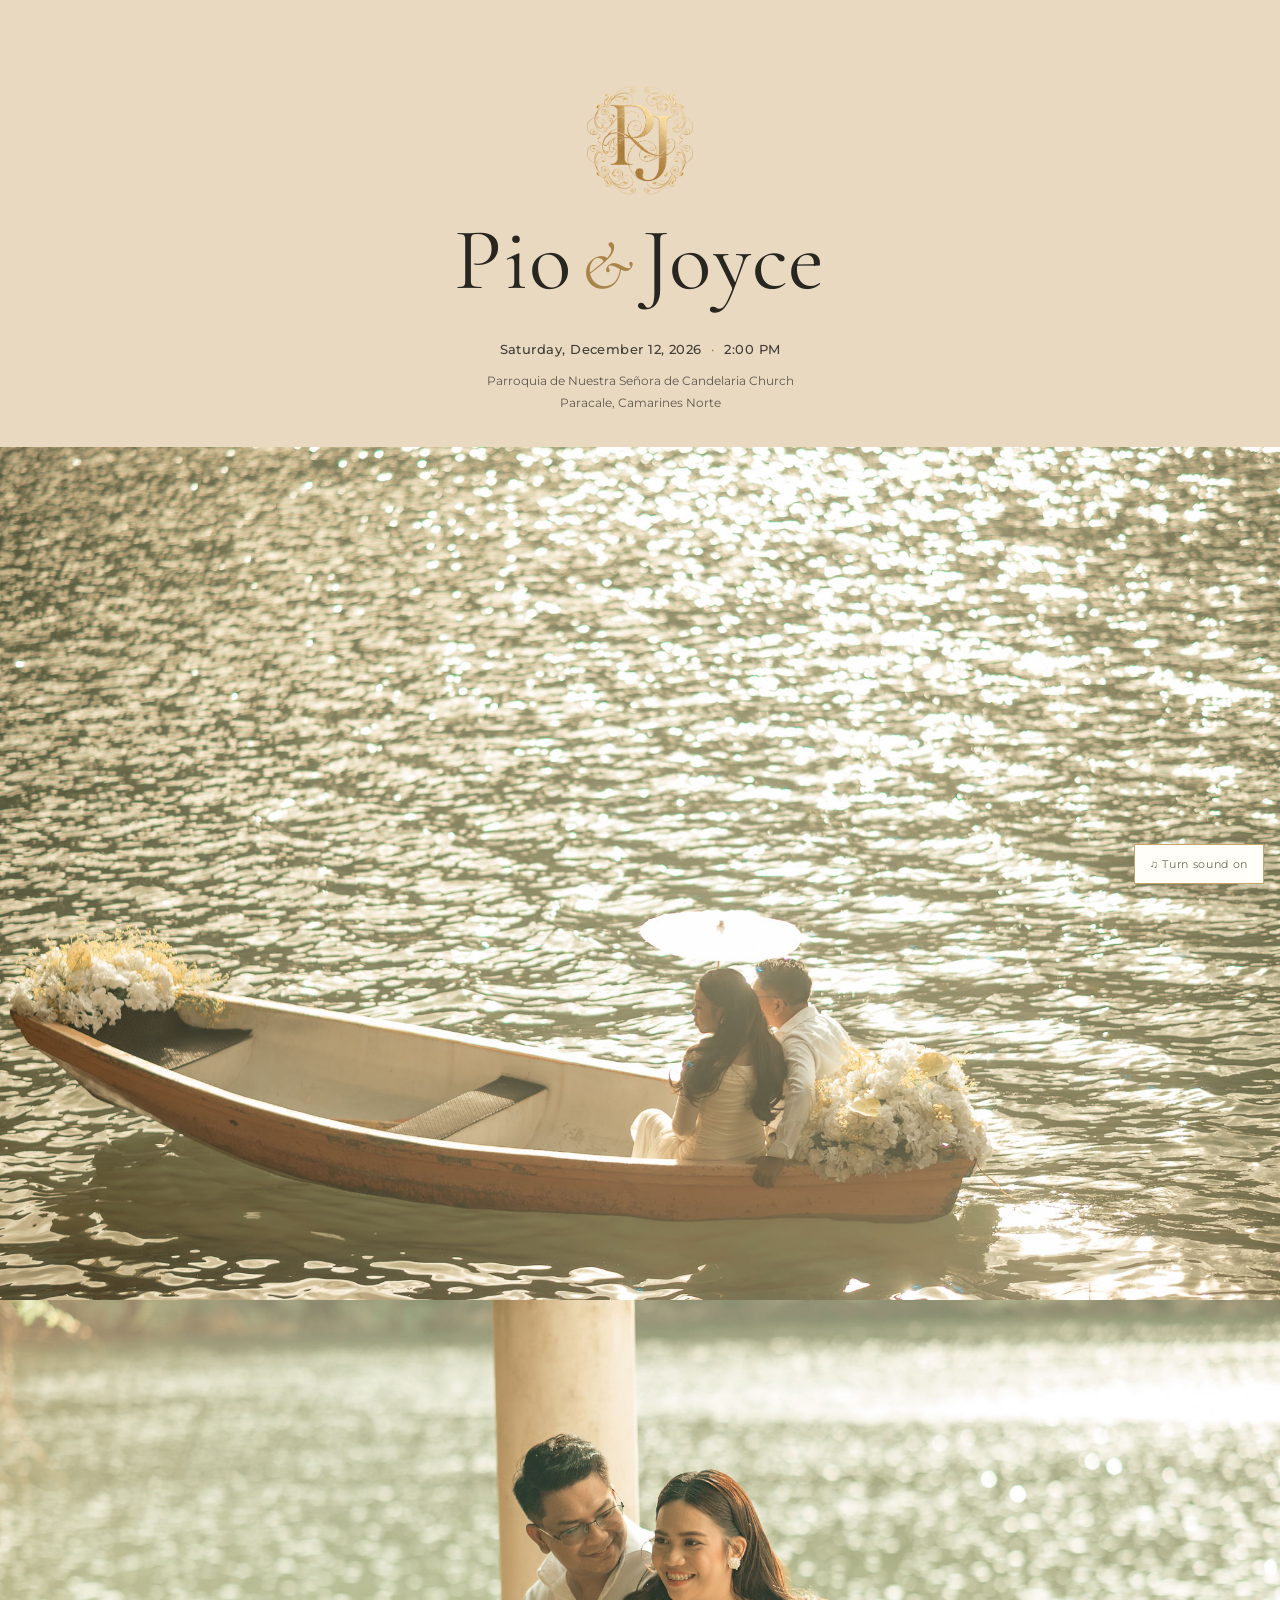
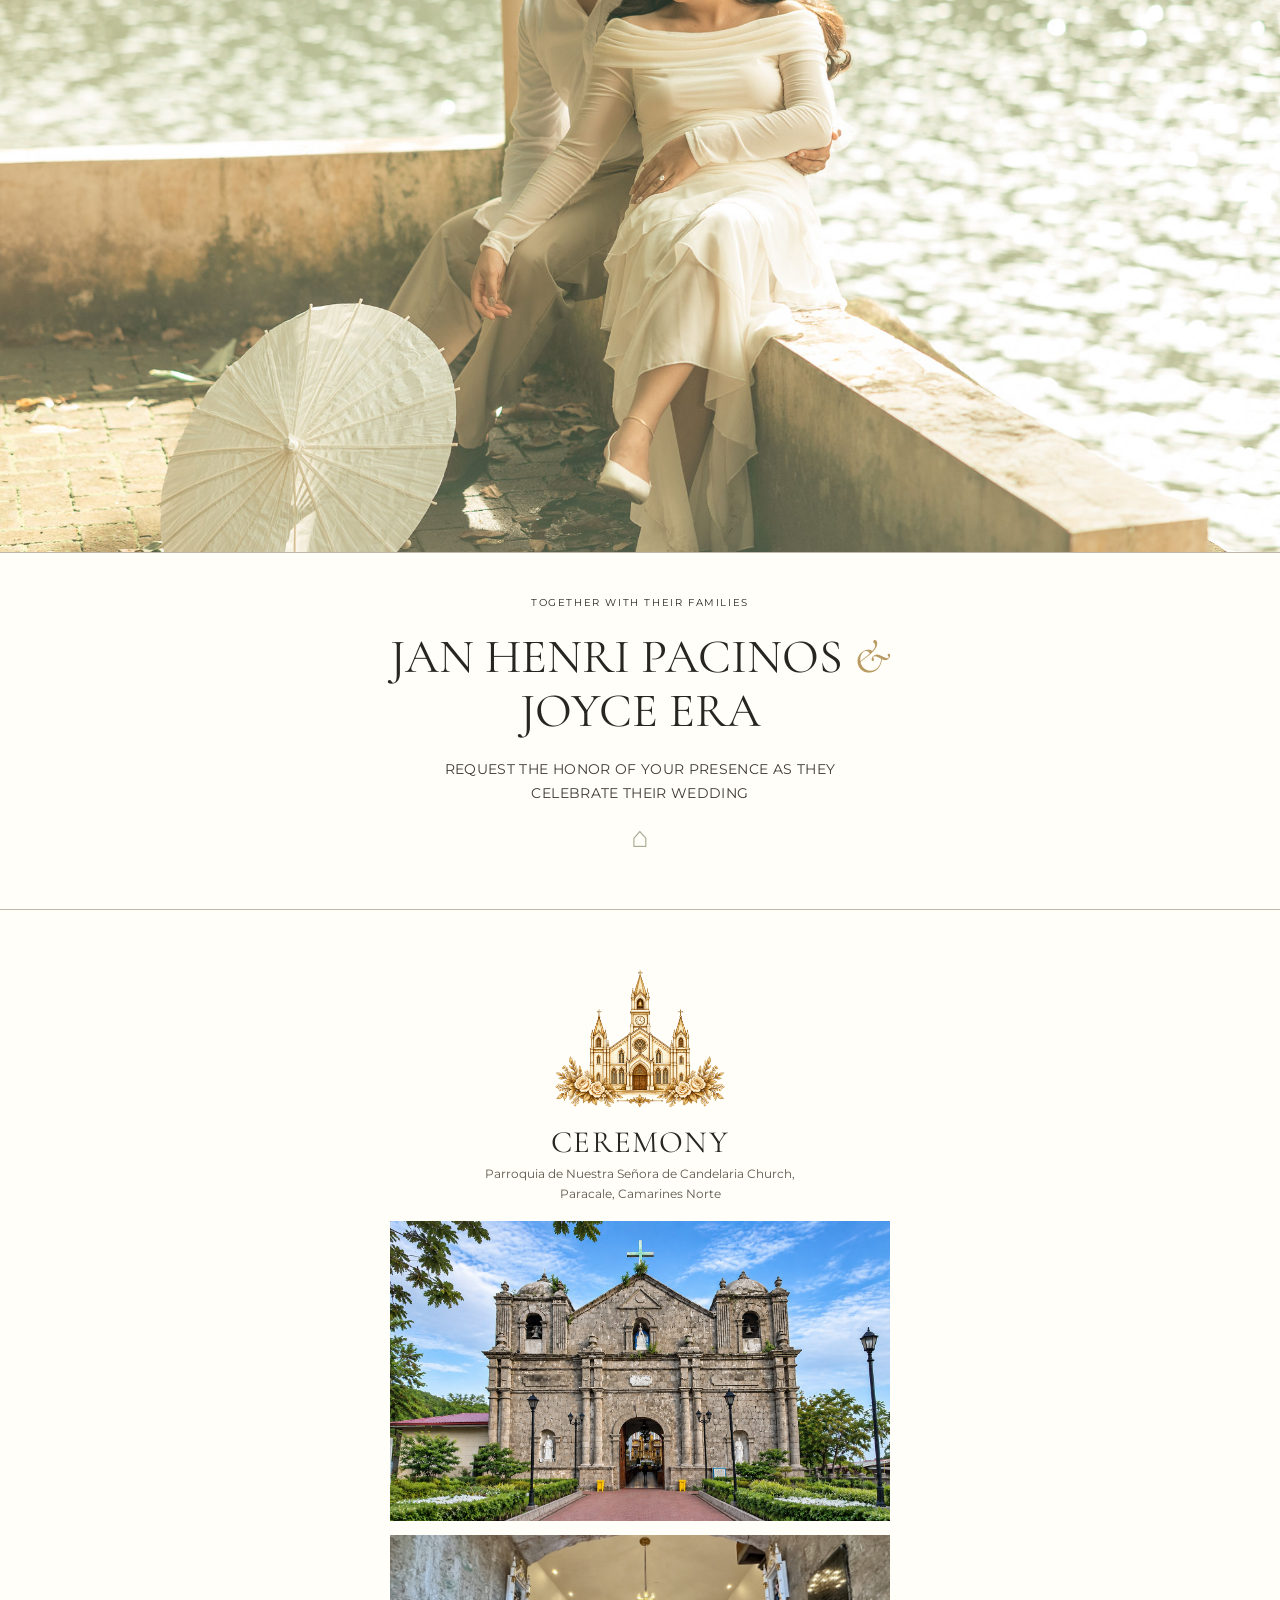
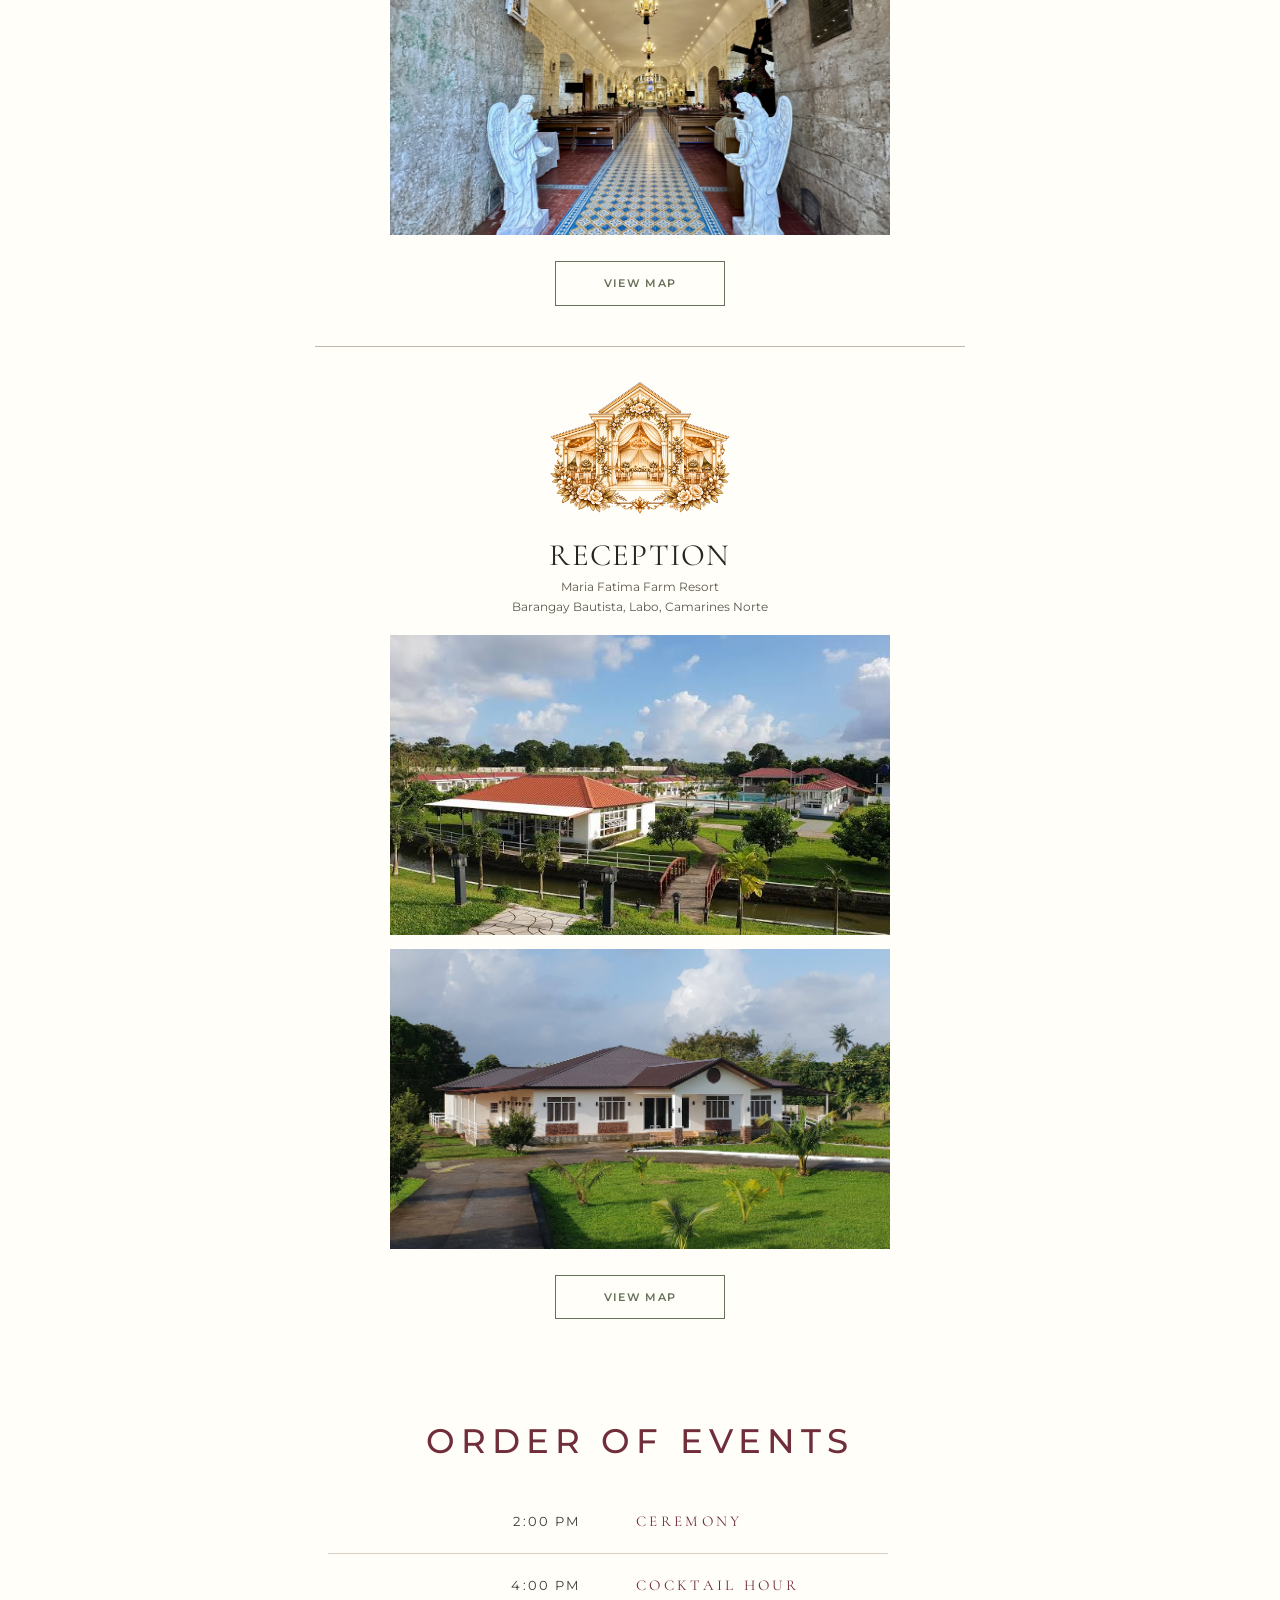
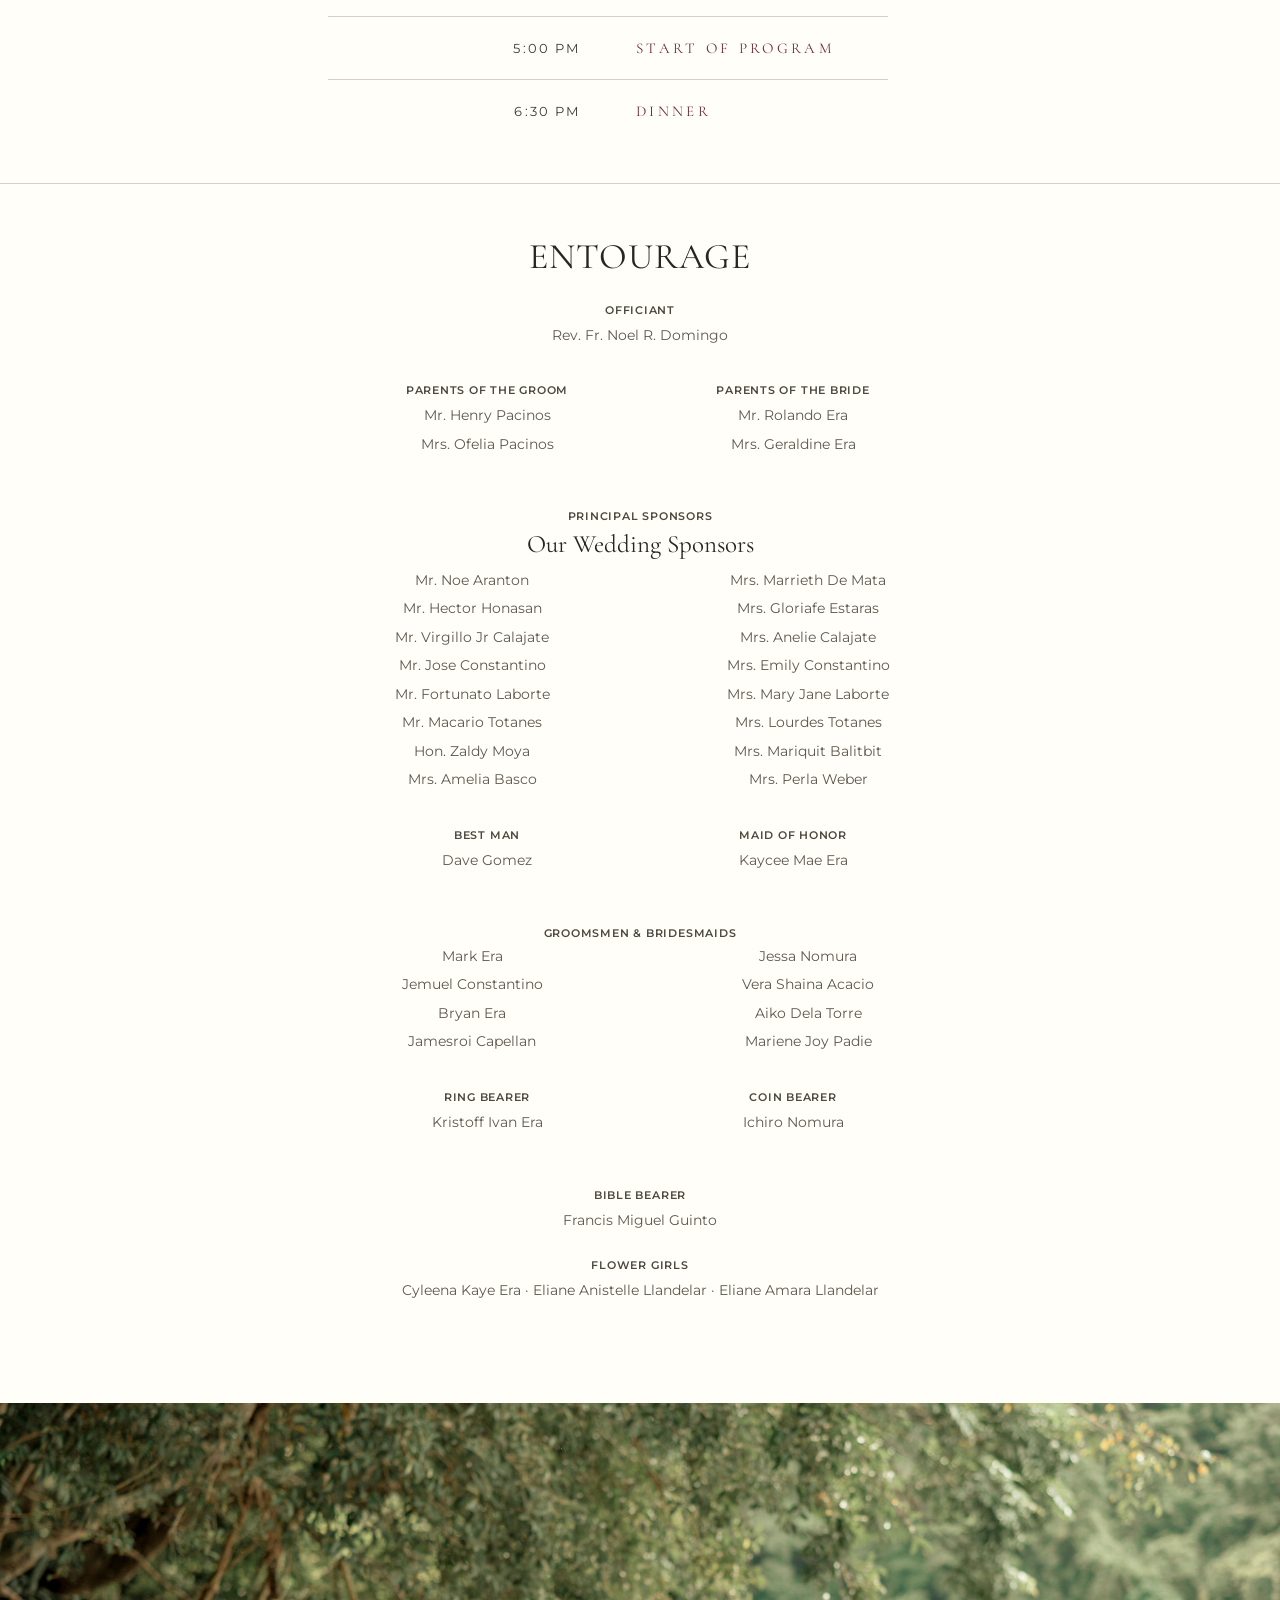
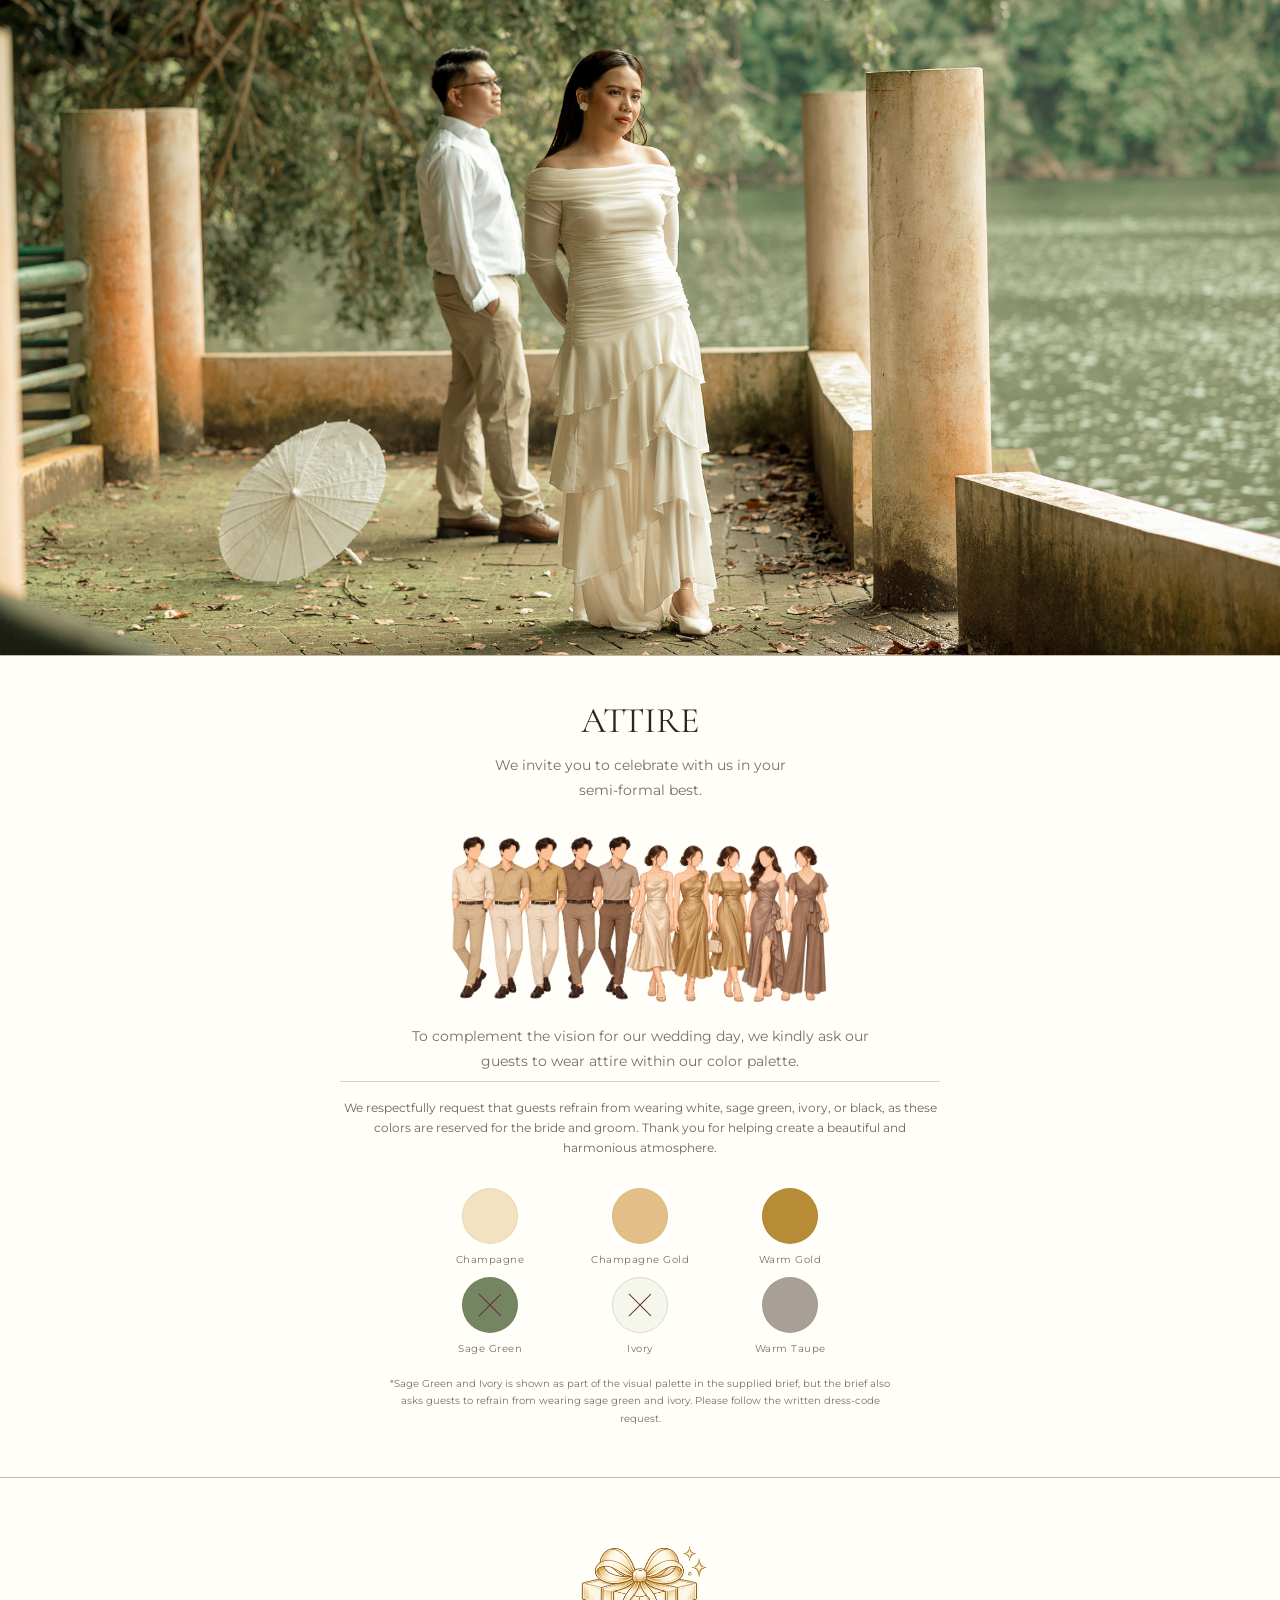
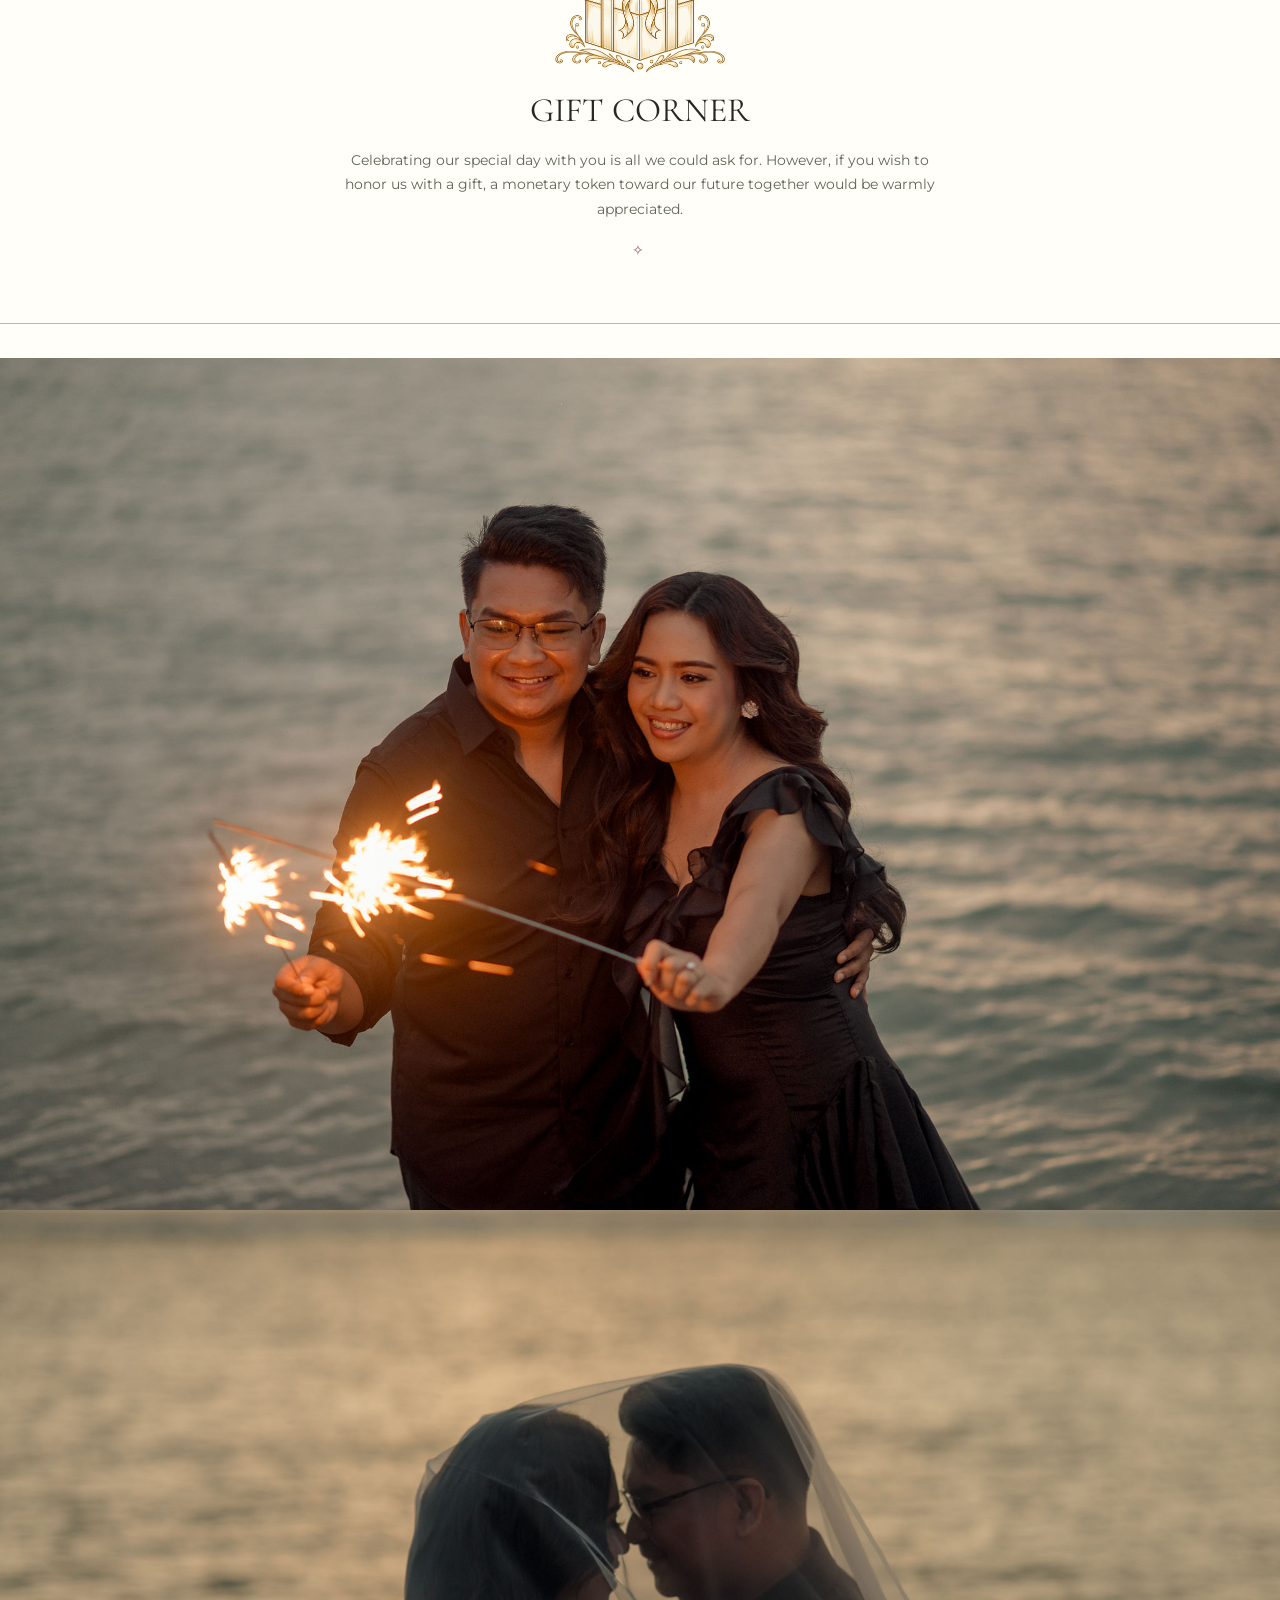
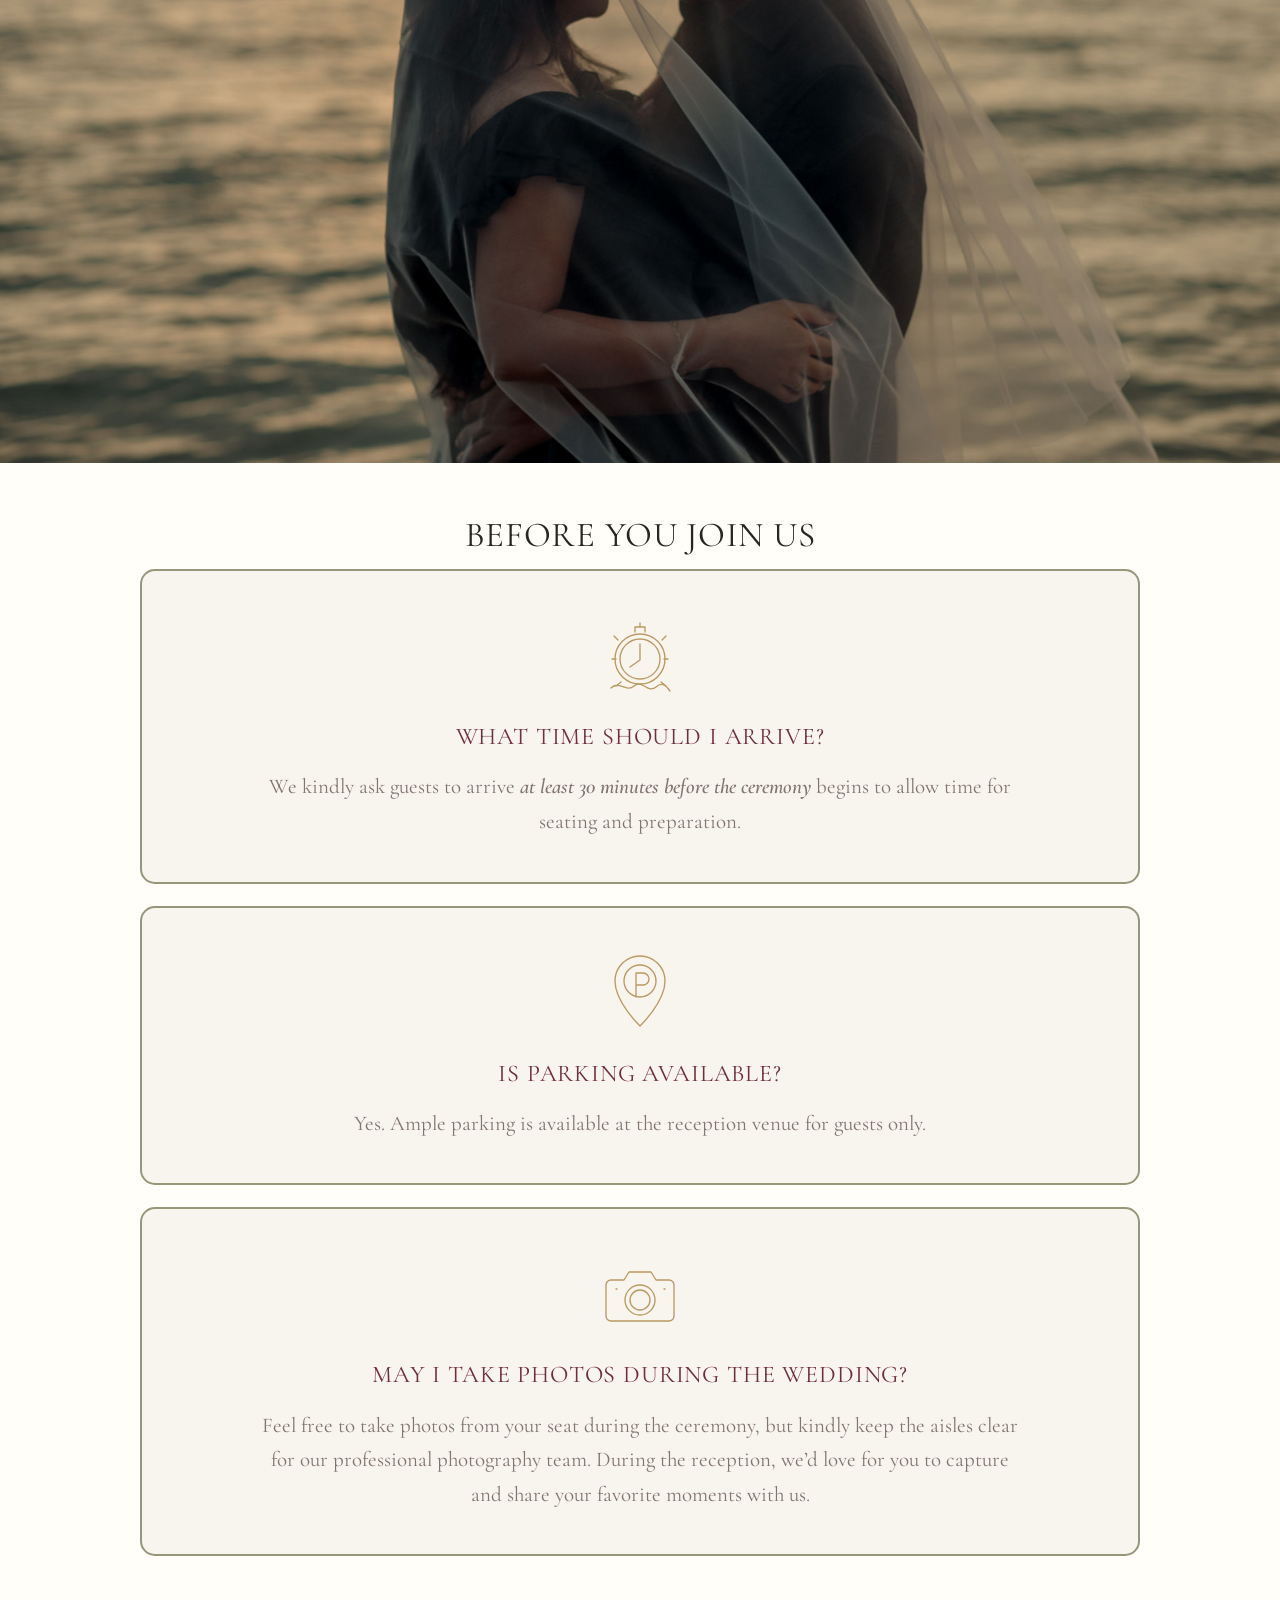
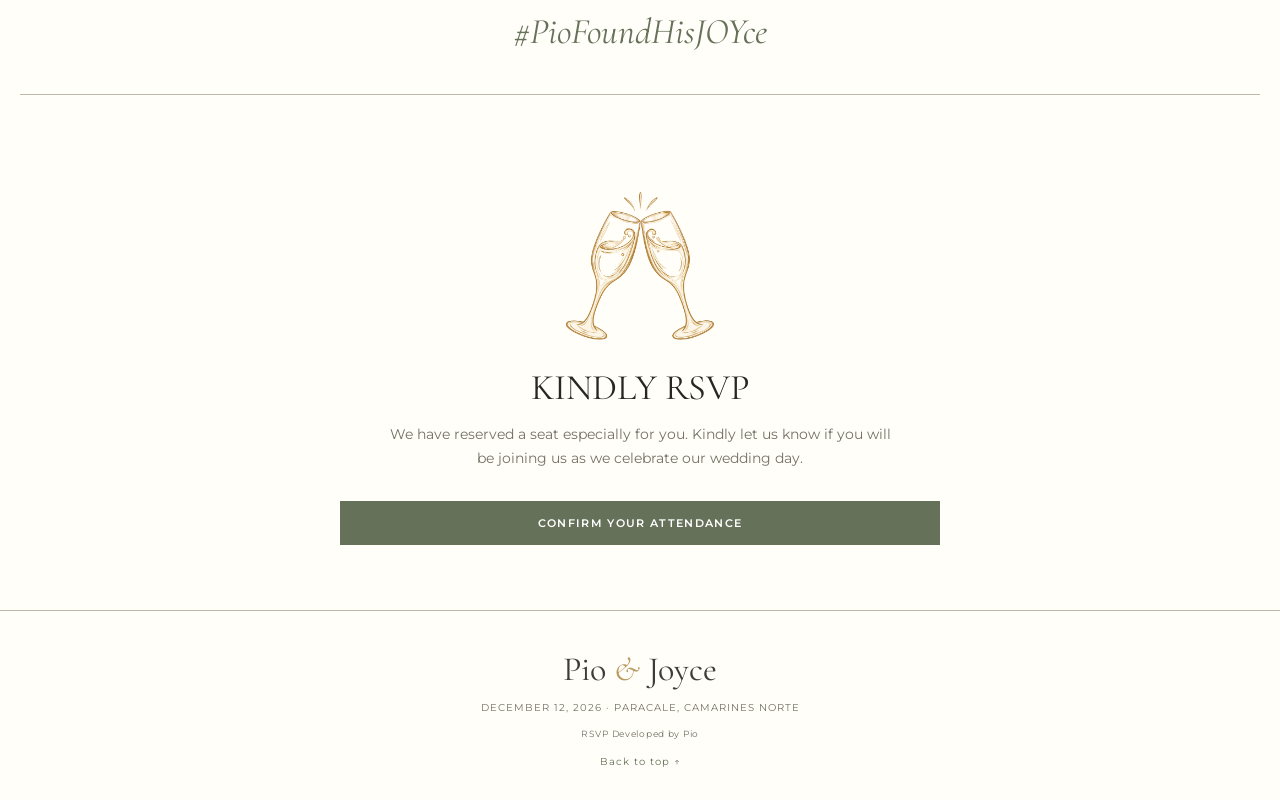
<file: index.html>
<!DOCTYPE html>
<html lang="en">
<head>
  <meta charset="UTF-8">
  <meta name="viewport" content="width=device-width, initial-scale=1.0">
  <meta name="theme-color" content="#fffef8">
  <meta name="description" content="Join Pio & Joyce as they celebrate their wedding on December 12, 2026 in Paracale, Camarines Norte.">
  <title>Pio & Joyce | Wedding Invitation · December 12, 2026</title>
  <link rel="preconnect" href="https://fonts.googleapis.com">
  <link rel="preconnect" href="https://fonts.gstatic.com" crossorigin>
  <link href="https://fonts.googleapis.com/css2?family=Cormorant+Garamond:wght@400;500;600&family=Montserrat:wght@300;400;500;600&display=swap" rel="stylesheet">
  <link rel="stylesheet" href="style.css">
</head>
<body>

  <button class="music-toggle pdf-music-toggle" id="musicToggle" type="button" aria-label="Turn sound on" aria-pressed="false" disabled>♫ Turn sound on</button>

  <main>
    <section class="hero reference-hero pdf-cover" id="home">
      <div class="pdf-emblem"><img src="src/logowed.png" alt="Logo illustration"></div>
      <div class="hero-inner pdf-narrow">
        
        <h1 class="serif">Pio<span>&amp;</span>Joyce</h1>
        
        
        <time class="hero-date" datetime="2026-12-12T14:00"><br>Saturday, December 12, 2026 <span>·</span> 2:00 PM</time>
        <p class="hero-place">Parroquia de Nuestra Señora de Candelaria Church<br>Paracale, Camarines Norte</p>
        <div class="hero-photo-stack">
          <div class="hero-photo">
            <img src="src/couple.jpg" alt="Pio and Joyce" width="2048" height="1364">
          </div>
          <div class="hero-photo">
            <img src="src/couple1.jpg" alt="Pio and Joyce" width="2048" height="1364">
          </div>
        </div>

        

      </div>
    </section>
    <section class="section intro pdf-family" id="details">
      <div class="wrap pdf-narrow">
        <div class="family-label">TOGETHER WITH THEIR FAMILIES</div>
        <h2 class="serif">JAN HENRI PACINOS <span>&amp;</span><br>JOYCE ERA</h2>
        <p>REQUEST THE HONOR OF YOUR PRESENCE AS THEY CELEBRATE THEIR WEDDING</p>
        <div class="pdf-emblem" aria-label="Church emblem">⌂</div>
      </div>
    </section>
    <section class="section venues pdf-venues" id="venues">
      <div class="wrap pdf-narrow">
        <article class="pdf-venue">
          
          <div class="pdf-emblem"><img src="src/church-png.png" alt="Church illustration"></div>
          <h2>CEREMONY</h2>
          <p class="venue-address">Parroquia de Nuestra Señora de Candelaria Church,<br>Paracale, Camarines Norte</p>
          <div class="pdf-photo"><img src="src/church.png" alt="Church photograph"></div>
          <div class="pdf-photo"><img src="src/church-2.png" alt="Church photograph"></div>
          <a class="btn btn-outline" target="_blank" rel="noopener" href="https://maps.app.goo.gl/7BkoZcPdxUQvy7si7">View Map</a>
        </article>
        <div class="pdf-rule"></div>
        <article class="pdf-venue">
          <div class="pdf-emblem"><img src="src/recep-png.png" alt="Reception illustration"></div>
          <h2>RECEPTION</h2>
          <p class="venue-address">Maria Fatima Farm Resort<br>Barangay Bautista, Labo, Camarines Norte</p>
          <div class="pdf-photo"><img src="src/fatima_1.jpg" alt="Church photograph"></div>
          <div class="pdf-photo"><img src="src/fatima_2.jpg" alt="Church photograph"></div>
          <a class="btn btn-outline" target="_blank" rel="noopener" href="https://maps.app.goo.gl/kXNqgNgMSbEgb1WT6">View Map</a>
        </article>
      </div>
    </section>
    <section class="section" id="schedule">
      <div class="wrap">
        <div class="section-head"><h2>ORDER OF EVENTS</h2></div>
        <div class="events-grid">
          <div class="event"><div class="time">2:00 PM</div><div class="event-name">Ceremony</div></div>
          <div class="event"><div class="time">4:00 PM</div><div class="event-name">Cocktail Hour</div></div>
          <div class="event"><div class="time">5:00 PM</div><div class="event-name">Start of Program</div></div>
          <div class="event"><div class="time">6:30 PM</div><div class="event-name">Dinner</div></div>
        </div>
      </div>
    </section>
   

    <section class="section entourage" id="entourage">
      <div class="wrap">
        <div class="section-head"><h2>ENTOURAGE</h2></div>
        <div class="entourage-wrap">
          <div class="party-block"><div class="eyebrow">Officiant</div><p>Rev. Fr. Noel R. Domingo</p></div>
          <div class="party-grid">
            <div class="party-block"><div class="eyebrow">Parents of the Groom</div><p>Mr. Henry Pacinos</p><p>Mrs. Ofelia Pacinos</p></div>
            <div class="party-block"><div class="eyebrow">Parents of the Bride</div><p>Mr. Rolando Era</p><p>Mrs. Geraldine Era</p></div>
          </div>
          <div class="party-block"><div class="eyebrow">Principal Sponsors</div><h3>Our Wedding Sponsors</h3><div class="name-list">
            <p>Mr. Noe Aranton</p><p>Mrs. Marrieth De Mata</p><p>Mr. Hector Honasan</p><p>Mrs. Gloriafe Estaras</p><p>Mr. Virgillo Jr Calajate</p><p>Mrs. Anelie Calajate</p><p>Mr. Jose Constantino</p><p>Mrs. Emily Constantino</p><p>Mr. Fortunato Laborte</p><p>Mrs. Mary Jane Laborte</p><p>Mr. Macario Totanes</p><p>Mrs. Lourdes Totanes</p><p>Hon. Zaldy Moya</p><p>Mrs. Mariquit Balitbit</p><p>Mrs. Amelia Basco</p><p>Mrs. Perla Weber</p>
          </div></div>
          <div class="party-grid">
            <div class="party-block"><div class="eyebrow">Best Man</div><p>Dave Gomez</p></div>
            <div class="party-block"><div class="eyebrow">Maid of Honor</div><p>Kaycee Mae Era</p></div>
          </div>
          <div class="party-block"><div class="eyebrow">Groomsmen & Bridesmaids</div><div class="name-list">
            <p>Mark Era</p><p>Jessa Nomura</p><p>Jemuel Constantino</p><p>Vera Shaina Acacio</p><p>Bryan Era</p><p>Aiko Dela Torre</p><p>Jamesroi Capellan</p><p>Mariene Joy Padie</p>
          </div></div>
         
          <div class="party-grid">
            <div class="party-block"><div class="eyebrow">Ring Bearer</div><p>Kristoff Ivan Era</p></div>
            <div class="party-block"><div class="eyebrow">Coin Bearer</div><p>Ichiro Nomura</p></div>
          </div>
          <div class="party-block"><div class="eyebrow">Bible Bearer</div><p>Francis Miguel Guinto</p></div>
          <div class="party-block"><div class="eyebrow">Flower Girls</div><p>Cyleena Kaye Era  ·  Eliane Anistelle Llandelar  ·  Eliane Amara Llandelar</p></div>
        </div>
      </div>
    </section>

      <div class="hero-photo-stack">
          <div class="hero-photo">
            <img src="src/couple2.jpg" alt="Pio and Joyce" width="2048" height="1364">
          </div>
          
        </div>

    <section class="section" id="attire">
      <div class="wrap attire-layout">
        <div>
          
          <h2>ATTIRE</h2>
          <p>We invite you to celebrate with us in your<br> semi-formal best.</p>
          <div class="pdf-emblem"><img src="src/attire.png" alt="Attire illustration"></div>
          <p>To complement the vision for our wedding day, we kindly ask our guests to wear attire within our color palette.</p>
          <div class="note">We respectfully request that guests refrain from wearing white, sage green, ivory, or black, as these colors are reserved for the bride and groom. Thank you for helping create a beautiful and harmonious atmosphere.</div>
        </div>
        <div>
          <div class="swatches">
            <div class="swatch"><div class="swatch-color" style="background:#f2e2c1"></div>Champagne</div>
            <div class="swatch"><div class="swatch-color" style="background:#e2bf87"></div>Champagne Gold</div>
            <div class="swatch"><div class="swatch-color" style="background:#b88b36"></div>Warm Gold</div>
            <div class="swatch swatch-with-x"><div class="swatch-color" style="background:#738561"></div>Sage Green</div>
            <div class="swatch swatch-with-x"><div class="swatch-color" style="background:#f6f7ec; border-color:#ded8cc"></div>Ivory</div>
            <div class="swatch"><div class="swatch-color" style="background:#a89f97"></div>Warm Taupe</div>
          </div>
          <p style="font-size:10px;color:var(--muted)">*Sage Green and Ivory is shown as part of the visual palette in the supplied brief, but the brief also asks guests to refrain from wearing sage green and ivory. Please follow the written dress-code request.</p>
        </div>
      </div>
    </section>

    <section class="section gift" id="gifts">
      <div class="wrap">
        <div class="pdf-emblem"><img src="src/gift-png.png" alt="Gift illustration"></div>
        <h2>GIFT CORNER</h2>
        <p>Celebrating our special day with you is all we could ask for. However, if you wish to honor us with a gift, a monetary token toward our future together would be warmly appreciated.</p>
        <div class="ornament">✧</div>
      </div>
      
    </section>

 <div class="hero-photo-stack">
          <div class="hero-photo">
            <img src="src/couple3.jpg" alt="Pio and Joyce" width="2048" height="1364">
          </div>
          <div class="hero-photo">
            <img src="src/couple4.jpg" alt="Pio and Joyce" width="2048" height="1364">
          </div>
        </div>



    
<section class="section" id="faq">
      <div class="wrap">
        <div class="section-head"><h2>BEFORE YOU JOIN US</h2></div>
        <div class="faq-list">
          <article class="faq-card">
            <h3 class="faq-question">
              <svg class="faq-icon" viewBox="0 0 88 88" aria-hidden="true"><circle cx="44" cy="46" r="25"></circle><circle cx="44" cy="46" r="20"></circle><path d="M44 31v16l-10 7M39 19v-5h10v5M44 10v4M16 46h4m48 0h4M22 27l-4-4m52 0-4 4"></path><path d="M15 75c8-8 15 5 23-2s14 8 22 1 12 2 14 4M25 69l-5 4m45-4 5 4"></path></svg>
              <span>What time should I arrive?</span>
            </h3>
            <p>We kindly ask guests to arrive <strong>at least 30 minutes before the ceremony</strong> begins to allow time for seating and preparation.</p>
          </article>
          <article class="faq-card">
            <h3 class="faq-question">
              <svg class="faq-icon" viewBox="0 0 88 88" aria-hidden="true"><path d="M44 76s25-24 25-45a25 25 0 1 0-50 0c0 21 25 45 25 45Z"></path><circle cx="44" cy="31" r="16"></circle><path d="M40 23h7a6 6 0 0 1 0 12h-7m0-12v24m0-12h8"></path></svg>
              <span>Is parking available?</span>
            </h3>
            <p>Yes. Ample parking is available at the reception venue for guests only.</p>
          </article>
          <article class="faq-card">
            <h3 class="faq-question">
              <svg class="faq-icon" viewBox="0 0 88 88" aria-hidden="true"><path d="M15 29h13l5-8h22l5 8h13a5 5 0 0 1 5 5v31a5 5 0 0 1-5 5H15a5 5 0 0 1-5-5V34a5 5 0 0 1 5-5Z"></path><circle cx="44" cy="49" r="15"></circle><circle cx="44" cy="49" r="10"></circle><path d="M68 38h1m-49 0h1"></path></svg>
              <span>May I take photos during the wedding?</span>
            </h3>
            <p>Feel free to take photos from your seat during the ceremony, but kindly keep the aisles clear for our professional photography team. During the reception, we’d love for you to capture and share your favorite moments with us.</p>
          </article>
        </div>
      </div>
      <section class="hashtag">
      <p>#PioFoundHisJOYce</p>
    </section>
    </section>

    

    <section class="section rsvp" id="rsvp">
      <div class="rsvp-card">
        <div class="pdf-emblem"><img src="src/toast-png.png" alt="Toast illustration"></div>
        <h2>KINDLY RSVP</h2>
        <p class="lead">We have reserved a seat especially for you. Kindly let us know if you will be joining us as we celebrate our wedding day.</p>
        <a class="btn" href="rsvp.html" style="width:100%">Confirm Your Attendance</a>
      </div>
    </section>
  </main>

  <footer>
    <div class="footer-brand">Pio <span style="color:var(--gold);font-style:italic">&</span> Joyce</div>
    <div>DECEMBER 12, 2026 · PARACALE, CAMARINES NORTE</div>
    <div class="footer-credit">RSVP Developed by Pio</div>
    <a class="backtop" href="#home">Back to top ↑</a>
  </footer>

  <audio id="musicAudio" preload="metadata" loop>
    <source src="src/Forever%20and%20Ever%20and%20Always%20(The%20Softer%20Version).mp3" type="audio/mpeg">
  </audio>

  <script src="script.js" defer></script>
</body>
</html>
</file>
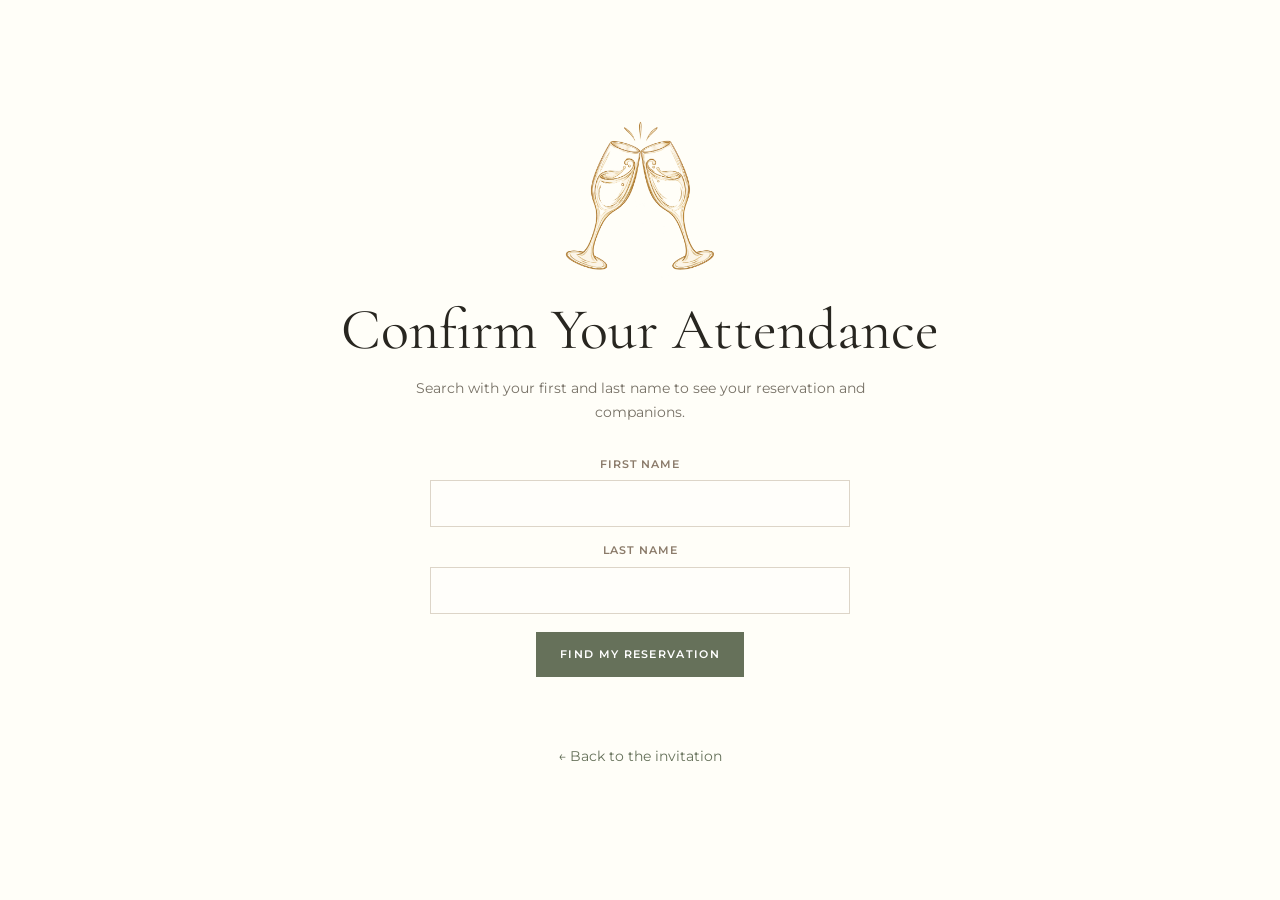
<file: rsvp.html>
<!DOCTYPE html>
<html lang="en">
<head>
  <meta charset="UTF-8">
  <meta name="viewport" content="width=device-width, initial-scale=1.0">
  <meta name="theme-color" content="#fffef8">
  <meta name="description" content="Look up your reserved seats and confirm attendance at Pio & Joyce's wedding.">
  <title>Confirm Your Attendance | Pio & Joyce</title>
  <link rel="preconnect" href="https://fonts.googleapis.com">
  <link rel="preconnect" href="https://fonts.gstatic.com" crossorigin>
  <link href="https://fonts.googleapis.com/css2?family=Cormorant+Garamond:wght@400;500;600&family=Montserrat:wght@300;400;500;600&display=swap" rel="stylesheet">
  <link rel="stylesheet" href="style.css">
</head>
<body>
  <main>
    <section class="section rsvp rsvp-page" id="rsvp">
      <div class="rsvp-card">
        <div class="pdf-emblem"><img src="src/toast-png.png" alt="Toast illustration"></div>
        <h1 class="serif rsvp-title">Confirm Your Attendance</h1>
        <p class="lead">Search with your first and last name to see your reservation and companions.</p>

        <form id="rsvpLookupForm">
          <div class="rsvp-search-fields">
            <div class="field">
              <label for="guestFirstName">First name</label>
              <input id="guestFirstName" name="firstName" type="text" autocomplete="given-name" required>
            </div>
            <div class="field">
              <label for="guestLastName">Last name</label>
              <input id="guestLastName" name="lastName" type="text" autocomplete="family-name" required>
            </div>
          </div>
          <button class="btn" type="submit">Find My Reservation</button>
          <div class="form-status" id="searchStatus" role="status" aria-live="polite"></div>
        </form>

        <div id="reservationResult" class="reservation-result" hidden></div>
        <p class="rsvp-back"><a class="backtop" href="index.html">← Back to the invitation</a></p>
      </div>
    </section>
  </main>
  <script src="rsvp-config.js" defer></script>
  <script src="script.js" defer></script>
</body>
</html>
</file>
<file: style.css>
/* Pio & Joyce Wedding Website styles */
    :root {
      --ivory: #fffef8;
      --champagne: #ead9c1;
      --gold: #b99a62;
      --sage: #a6ad93;
      --sage-dark: #66715a;
      --taupe: #8b7b6a;
      --ink: #3f3b35;
      --muted: #777166;
      --line: #e9e2d7;
      --white: #ffffff;
      --serif: "The Seasons", "Cormorant Garamond", Georgia, serif;
      --sans: "Montserrat", Arial, sans-serif;
      --shadow: 0 18px 55px rgba(74, 63, 47, .08);
    }
    * { box-sizing: border-box; }
    html { scroll-behavior: smooth; scroll-padding-top: 80px; }
    body { margin: 0; background: var(--ivory); color: var(--ink); font-family: var(--sans); font-size: 14px; line-height: 1.8; }
    body, button, input, select, textarea { font-family: var(--sans); }
    a { color: inherit; }
    img { max-width: 100%; display: block; }
    .serif { font-family: var(--serif); font-weight: 400; }
    .eyebrow { letter-spacing: .23em; text-transform: uppercase; font-size: 10px; font-weight: 600; color: var(--taupe); }
    .section { padding: 100px 22px; }
    .wrap { width: min(1080px, 100%); margin: 0 auto; }
    .section-head { text-align: center; max-width: 680px; margin: 0 auto 48px; }
    .section-head h2 { font: 400 clamp(38px, 5vw, 56px)/1.1 var(--serif); margin: 10px 0 14px; }
    .section-head p { color: var(--muted); margin: 0 auto; max-width: 590px; }
    .ornament { color: var(--gold); letter-spacing: .35em; margin: 18px 0; }
    .btn { display: inline-flex; align-items: center; justify-content: center; gap: 10px; border: 1px solid var(--sage-dark); background: var(--sage-dark); color: white; padding: 13px 23px; text-decoration: none; text-transform: uppercase; letter-spacing: .12em; font-size: 10px; font-weight: 600; cursor: pointer; transition: .2s ease; }
    .btn:hover { background: #4f5a45; transform: translateY(-1px); }
    .btn-outline { background: transparent; color: var(--sage-dark); }
    .btn-outline:hover { color: white; }
    .topbar { position: sticky; z-index: 20; top: 0; background: rgba(255,254,248,.93); backdrop-filter: blur(12px); border-bottom: 1px solid rgba(185,154,98,.18); }
    .nav { width: min(1180px, 100%); padding: 12px 24px; margin: auto; display: flex; align-items: center; justify-content: space-between; gap: 22px; }
    .brand { font: 500 27px/1 var(--serif); text-decoration: none; white-space: nowrap; }
    .brand span { color: var(--gold); padding: 0 4px; font-style: italic; }
    .navlinks { display: flex; gap: clamp(12px, 2vw, 27px); align-items: center; }
    .navlinks a { font-size: 9px; letter-spacing: .13em; text-transform: uppercase; text-decoration: none; color: var(--muted); }
    .navlinks a:hover { color: var(--sage-dark); }
    .music-toggle { border: 1px solid var(--line); background: transparent; color: var(--sage-dark); padding: 9px 12px; font-size: 10px; letter-spacing: .06em; cursor: pointer; white-space: nowrap; }
    .pdf-music-toggle { position: fixed; right: 16px; bottom: 16px; z-index: 50; padding: 11px 15px; background: #fffef8; color: #66715a; border: 1px solid #c5a56c; box-shadow: 0 4px 18px rgba(0,0,0,.12); }
    .pdf-music-toggle:disabled { cursor: wait; opacity: .7; }
    .hero { min-height: min(820px, calc(100svh - 60px)); display: grid; place-items: center; text-align: center; padding: 78px 22px 88px; position: relative; overflow: hidden; background: radial-gradient(ellipse at 50% 30%, #f5ecdf 0%, var(--ivory) 55%); }
    .hero:before, .hero:after { content: ""; position: absolute; width: 260px; height: 420px; border: 1px solid rgba(185,154,98,.24); border-radius: 50%; transform: rotate(35deg); pointer-events: none; }
    .hero:before { left: -170px; top: 5%; }
    .hero:after { right: -170px; bottom: -10%; transform: rotate(-35deg); }
    .hero-inner { position: relative; z-index: 1; max-width: 900px; }
    .hero-kicker { letter-spacing: .28em; text-transform: uppercase; font-size: 10px; color: var(--taupe); }
    .hero h1 { font: 400 clamp(68px, 12vw, 140px)/.86 var(--serif); letter-spacing: -.055em; margin: 28px 0; color: #554c41; }
    .hero h1 span { display: inline-block; font-style: italic; color: var(--gold); font-size: .74em; padding: 0 .12em; }
    .hero-date { text-transform: uppercase; letter-spacing: .17em; font-size: 20px; margin: 26px 0 7px; }
    .hero-place { color: var(--muted); font-size: 12px; max-width: 480px; margin: auto; }
    .hero-actions { display: flex; gap: 12px; justify-content: center; flex-wrap: wrap; margin-top: 30px; }
    .hero-photo-stack { display: flex; flex-direction: column; gap: 0; margin-top: 34px; }
    .hero-photo { width: min(2048px, 100%); margin: 0 auto; border: 0; box-shadow: none; background: linear-gradient(135deg, #e6d9c7, #b9c0a9); }
    .hero-photo img { display: block; width: 100%; height: auto; }
    .photo-placeholder { height: 100%; min-height: 100%; display: grid; place-items: center; text-align: center; padding: 24px; color: #655b4d; background: linear-gradient(140deg, rgba(255,255,255,.22), rgba(166,173,147,.24)); }
    .photo-placeholder span { display: block; font: 400 29px/1.2 var(--serif); }
    .photo-placeholder small { display: block; margin-top: 8px; font-size: 9px; letter-spacing: .16em; text-transform: uppercase; }
    .intro { text-align: center; padding-top: 92px; padding-bottom: 92px; }
    .intro h2 { font: 400 clamp(38px, 5vw, 58px)/1.1 var(--serif); margin: 18px auto; }
    .intro p { max-width: 610px; margin: auto; color: var(--muted); }
    .venues { background: #f8f5ed; }
    .venue-grid { display: grid; grid-template-columns: 1fr 1fr; gap: 28px; }
    .venue-card { background: var(--ivory); box-shadow: var(--shadow); padding: 16px 16px 28px; text-align: center; }
    .venue-photo { aspect-ratio: 5/3; background: #e6e0d4; overflow: hidden; }
    .venue-photo img { width: 100%; height: 100%; object-fit: cover; }
    .venue-card h3 { font: 400 34px/1.1 var(--serif); margin: 23px 0 8px; }
    .venue-card p { color: var(--muted); font-size: 12px; margin: 0 auto 18px; max-width: 360px; }
    .venue-card .eyebrow { margin-top: 22px; }
    .events-grid { display: grid; grid-template-columns: repeat(4, 1fr); gap: 1px; background: var(--line); border: 1px solid var(--line); margin-top: 38px; }
    .event { background: var(--ivory); text-align: center; padding: 26px 12px; }
    .event .time { font: 400 28px/1.2 var(--serif); color: var(--sage-dark); }
    .event .event-name { font-size: 9px; text-transform: uppercase; letter-spacing: .15em; margin-top: 8px; color: var(--muted); }
    .entourage { background: #f8f5ed; }
    .entourage-wrap { max-width: 850px; margin: auto; text-align: center; }
    .party-block { margin: 38px 0; }
    .party-block h3 { font: 400 29px/1.2 var(--serif); margin: 0 0 16px; }
    .party-block p { margin: 4px 0; color: #5f594f; }
    .party-grid { display: grid; grid-template-columns: 1fr 1fr; gap: 20px; max-width: 600px; margin: 0 auto; }
    .party-grid .party-block { margin: 10px 0 24px; }
    .name-list { display: grid; grid-template-columns: 1fr 1fr; gap: 8px 28px; max-width: 650px; margin: auto; }
    .name-list p { margin: 0; padding: 8px; border-bottom: 1px solid var(--line); }
    .attire-layout { display: grid; grid-template-columns: .85fr 1.15fr; gap: 60px; align-items: center; }
    .attire-layout h2 { font: 400 clamp(42px, 5vw, 62px)/1 var(--serif); margin: 14px 0 20px; }
    .attire-layout p { color: var(--muted); }
    .swatches { display: grid; grid-template-columns: repeat(3, 1fr); gap: 15px; margin: 24px 0; }
    .swatch { position: relative; text-align: center; font-size: 9px; letter-spacing: .05em; color: var(--muted); }
    .swatch-color { height: 85px; margin-bottom: 9px; border: 1px solid rgba(0,0,0,.04); }
    .swatch-with-x .swatch-color { position: relative; }
    .swatch-with-x .swatch-color:before,
    .swatch-with-x .swatch-color:after { position: absolute; top: 50%; left: 50%; width: 58%; height: 1px; background: #702d3a; content: ""; }
    .swatch-with-x .swatch-color:before { transform: translate(-50%, -50%) rotate(45deg); }
    .swatch-with-x .swatch-color:after { transform: translate(-50%, -50%) rotate(-45deg); }
    .note { border-left: 2px solid var(--gold); padding: 13px 16px; background: #f8f5ed; font-size: 11px; color: #6e665b; }
    .gift { background: #e9ebdf; text-align: center; }
    .gift-icon { font-size: 30px; color: var(--sage-dark); }
    .gift h2 { font: 400 clamp(42px, 6vw, 64px)/1 var(--serif); margin: 10px 0 20px; }
    .gift p { max-width: 590px; margin: 0 auto; color: #5f6658; }
    .faq-list { max-width: 760px; margin: auto; }
    details { border-bottom: 1px solid var(--line); padding: 20px 0; }
    summary { cursor: pointer; list-style: none; font: 400 25px/1.3 var(--serif); display: flex; align-items: center; justify-content: space-between; gap: 15px; }
    summary::-webkit-details-marker { display: none; }
    summary:after { content: "+"; color: var(--gold); font: 400 23px var(--sans); }
    details[open] summary:after { content: "−"; }
    details p { color: var(--muted); max-width: 690px; margin-bottom: 0; }
    .hashtag { text-align: center; background: #f8f5ed; padding: 55px 22px; }
    .hashtag p { font: italic 400 clamp(29px, 5vw, 48px)/1.2 var(--serif); color: var(--sage-dark); margin: 8px 0; }
    .rsvp { background: #e8e5d9; }
    .rsvp-card { max-width: 720px; margin: auto; background: var(--ivory); padding: clamp(24px, 5vw, 54px); box-shadow: var(--shadow); }
    .rsvp-card h2 { text-align: center; font: 400 clamp(40px, 6vw, 62px)/1.1 var(--serif); margin: 8px 0 14px; }
    .rsvp-card .lead { text-align: center; color: var(--muted); max-width: 510px; margin: 0 auto 30px; }
    .form-grid { display: grid; grid-template-columns: 1fr 1fr; gap: 18px; }
    .field { display: flex; flex-direction: column; gap: 7px; }
    .field.full { grid-column: 1/-1; }
    label { font-size: 10px; text-transform: uppercase; letter-spacing: .12em; color: var(--taupe); font-weight: 600; }
    input, select, textarea { width: 100%; border: 1px solid #ddd5c8; background: #fffefa; border-radius: 0; padding: 13px 12px; color: var(--ink); font-size: 13px; outline-color: var(--sage); }
    textarea { min-height: 95px; resize: vertical; }
    .form-help { font-size: 10px; color: var(--muted); margin: 12px 0 18px; }
    .form-status { margin-top: 14px; font-size: 12px; }
    footer { text-align: center; padding: 40px 20px 30px; color: var(--muted); font-size: 10px; letter-spacing: .1em; }
    footer .footer-brand { font: 400 34px/1.1 var(--serif); color: var(--ink); letter-spacing: 0; margin-bottom: 10px; }
    .footer-credit { margin-top: 10px; font-size: 9px; letter-spacing: .08em; }
    .footer-credit a { color: inherit; text-decoration: none; }
    .backtop { text-decoration: none; color: var(--sage-dark); display: inline-block; margin-top: 12px; }

    /* Burgundy invitation-inspired visual direction */
    :root {
      --ivory: #fffaf4;
      --champagne: #ead9c1;
      --gold: #b99762;
      --sage: #b8b5a2;
      --sage-dark: #6f665a;
      --taupe: #8b716d;
      --ink: #43262d;
      --muted: #806c6b;
      --line: #eadbd7;
      --white: #ffffff;
      --shadow: 0 20px 60px rgba(73, 30, 42, .10);
    }
    body { background: var(--ivory); color: var(--ink); }
    .topbar { background: rgba(255,250,244,.95); border-bottom-color: rgba(112,37,55,.13); }
    .brand span, .hero h1 span { color: #8b3448; }
    .btn { background: #702537; border-color: #702537; }
    .btn:hover { background: #541b2a; }
    .btn-outline { color: #702537; background: transparent; border-color: #702537; }
    .btn-outline:hover { color: white; }
    .hero { background: radial-gradient(ellipse at 50% 32%, #f0e0d9 0%, var(--ivory) 58%); }
    .hero:before, .hero:after { border-color: rgba(112,37,55,.20); }
    .hero h1 { color: #592b35; }
    .ornament { color: #9d5260; }
    .venues, .entourage, .hashtag { background: #f5ebe5; }
    .event .time { color: #702537; }
    .gift { background: #ead8d2; }
    .gift-icon, .backtop { color: #702537; }
    .rsvp { background: #702537; }
    .rsvp-card { border-top: 4px solid #b99762; }
    .footer-brand span { color: #8b3448 !important; }
    .envelope-screen { position: fixed; inset: 0; z-index: 1000; display: grid; place-items: center; padding: 22px; background: radial-gradient(ellipse at center, #8a3c4d 0%, #511d2b 100%); transition: opacity .7s ease, visibility .7s ease; }
    .envelope-screen.is-hidden { opacity: 0; visibility: hidden; pointer-events: none; }
    .envelope-card { width: min(470px, 100%); min-height: 550px; padding: 46px 30px 32px; text-align: center; position: relative; display: flex; flex-direction: column; align-items: center; justify-content: center; background: #fffaf4; border: 1px solid rgba(226,198,160,.9); outline: 1px solid rgba(226,198,160,.45); outline-offset: -9px; box-shadow: 0 25px 90px rgba(30,8,14,.28); }
    .envelope-flourish { color: #a87e54; font-size: 24px; letter-spacing: .22em; margin-bottom: 24px; }
    .envelope-kicker { color: #806c6b; font-size: 9px; letter-spacing: .22em; text-transform: uppercase; }
    .envelope-names { font-size: clamp(53px, 12vw, 75px); line-height: .98; color: #702537; margin: 22px 0 18px; letter-spacing: -.04em; }
    .envelope-names i { color: #b99762; font-weight: 400; }
    .envelope-date { font-size: 10px; letter-spacing: .25em; color: #806c6b; }
    .envelope-rule { width: 70px; height: 1px; background: #b99762; margin: 24px 0 12px; }
    .envelope-card p { font: 400 23px/1.4 var(--serif); color: #5d3b40; margin: 8px 0 28px; }
    .open-invitation { display: inline-flex; align-items: center; gap: 14px; border: 0; padding: 14px 24px; background: #702537; color: white; font-size: 10px; letter-spacing: .15em; text-transform: uppercase; cursor: pointer; }
    .open-invitation:hover { background: #541b2a; }
    .envelope-bottom { margin-top: 34px; font-size: 8px; color: #9b817b; letter-spacing: .15em; text-transform: uppercase; }
    .countdown-band { background: #702537; color: #fffaf4; padding: 48px 20px; text-align: center; }
    .countdown-band .eyebrow { color: #e4c9b0; }
    .countdown-numbers { display: flex; justify-content: center; gap: clamp(20px, 6vw, 70px); margin: 22px 0; }
    .countdown-numbers div { display: flex; flex-direction: column; min-width: 48px; }
    .countdown-numbers strong { font: 400 clamp(30px, 5vw, 47px)/1.1 var(--serif); }
    .countdown-numbers span { font-size: 8px; letter-spacing: .18em; text-transform: uppercase; color: #e8d7d0; margin-top: 6px; }
    .calendar-link { color: #fffaf4; text-decoration: none; border-bottom: 1px solid #c8a887; font-size: 9px; letter-spacing: .14em; text-transform: uppercase; padding-bottom: 4px; }
    .gallery-section { background: var(--ivory); }
    .gallery-grid { display: grid; grid-template-columns: 1.2fr 1fr 1fr; grid-template-rows: 190px 190px; gap: 13px; }
    .gallery-item { min-height: 0; overflow: hidden; background: #e9d9d1; }
    .gallery-item .photo-placeholder { height: 100%; background: linear-gradient(145deg, rgba(255,250,244,.28), rgba(112,37,55,.18)); }
    .gallery-item .photo-placeholder span { color: #702537; }
    .gallery-tall { grid-row: span 2; }
    .gallery-item:nth-child(4) { grid-column: 2; }
    @media (max-width: 760px) {
      .envelope-card { min-height: 500px; padding: 38px 22px 25px; }
      .countdown-numbers { gap: 20px; }
      .gallery-grid { grid-template-columns: 1fr 1fr; grid-template-rows: 210px 150px 150px; }
      .gallery-tall { grid-row: span 2; }
      .gallery-item:nth-child(4) { grid-column: auto; }
    }
    @media (max-width: 430px) {
      .countdown-numbers { gap: 14px; }
      .countdown-numbers strong { font-size: 30px; }
      .countdown-numbers span { font-size: 7px; }
      .gallery-grid { grid-template-rows: 170px 125px 125px; gap: 8px; }
    }

    @media (max-width: 760px) {
      .nav { flex-wrap: wrap; justify-content: center; padding: 12px 14px; gap: 10px 16px; }
      .brand { font-size: 25px; }
      .navlinks { order: 3; width: 100%; justify-content: center; flex-wrap: wrap; gap: 10px 17px; }
      .navlinks a { font-size: 8px; }
      .music-toggle { font-size: 9px; padding: 7px 9px; }
      .hero { min-height: auto; padding: 75px 18px 70px; }
      .hero h1 { margin: 25px 0; }
      .section { padding: 72px 18px; }
      .venue-grid, .attire-layout { grid-template-columns: 1fr; gap: 22px; }
      .attire-layout { gap: 24px; }
      .events-grid { grid-template-columns: 1fr 1fr; }
      .party-grid { gap: 8px; }
      .swatch-color { width: 56px; height: 56px; }
      .venue-card h3 { font-size: 31px; }
    }
    @media (max-width: 430px) {
      .navlinks { gap: 8px 12px; }
      .hero-kicker { font-size: 8px; }
      .hero-date { font-size: 9px; line-height: 1.8; }
      .hero-place { font-size: 11px; }
      .hero-actions .btn { width: 100%; max-width: 260px; }
      .name-list { gap: 4px 10px; }
      .name-list p { font-size: 11px; }
      .form-grid { grid-template-columns: 1fr; }
      .field.full { grid-column: auto; }
      .swatches { gap: 8px; }
      .swatch { font-size: 8px; }
      summary { font-size: 22px; }
    }

    /* Structure follows the supplied Burgundy Sample: invitation cover, home details, then RSVP. */
    .envelope-screen { background: #4a141c; }
    .envelope-card { background: #f8f4ee; border: 0; outline: 1px solid rgba(205,182,138,.8); outline-offset: -12px; min-height: 590px; width: min(430px,100%); }
    .envelope-card:before, .envelope-card:after { content: ""; position: absolute; width: 150px; height: 150px; border: 1px solid rgba(205,182,138,.45); border-radius: 50%; pointer-events: none; }
    .envelope-card:before { top: 30px; left: -90px; }
    .envelope-card:after { bottom: 20px; right: -90px; }
    .envelope-flourish { color: #ae9353; }
    .envelope-kicker { color: #7f746b; }
    .envelope-names { color: #4a141c; text-transform: uppercase; letter-spacing: .06em; font-size: clamp(47px, 11vw, 65px); }
    .envelope-date { color: #7f746b; }
    .envelope-card p { color: #7f746b; }
    .open-invitation { background: #4a141c; color: #fff; letter-spacing: .18em; }
    .envelope-bottom { color: #7f746b; }
    .reference-hero { background: #4a141c; color: #f8f4ee; min-height: 690px; }
    .reference-hero:before, .reference-hero:after { border-color: rgba(205,182,138,.25); }
    .reference-hero .hero-kicker, .reference-hero .hero-date, .reference-hero .hero-place { color: #f8f4ee; }
    .reference-hero h1 { color: #f8f4ee; font-size: clamp(68px, 11vw, 118px); letter-spacing: .06em; }
    .reference-hero h1 span { color: #cdb68a; }
    .reference-hero .hero-photo { border: 1px solid #cdb68a; background: #4a141c; box-shadow: none; width: min(330px, 70vw); aspect-ratio: 4/3; }
    .reference-hero .photo-placeholder { background: #4a141c; color: #cdb68a; }
    .reference-hero .photo-placeholder span { color: #f8f4ee; }
    .reference-hero .hero-actions .btn-outline { color: #f8f4ee; border-color: #cdb68a; }
    .reference-hero .hero-actions .btn-outline:hover { background: #cdb68a; color: #4a141c; }
    .section-head h2, .intro h2 { color: #5b1e28; }
    .venue-card h3 { color: #5b1e28; }
    .venue-card .btn-outline { border-color: #4a141c; color: #4a141c; }
    .venue-card .btn-outline:hover { color: #fff; }
    .section { padding-top: 84px; padding-bottom: 84px; }
    .intro { padding-top: 74px; padding-bottom: 74px; }
    .venues { background: #f8f4ee; }
    .entourage { background: #f8f4ee; }
    .gift { background: #f0e5df; }
    .rsvp { background: #4a141c; }
    .rsvp-card { border-top: 0; outline: 1px solid #cdb68a; outline-offset: -9px; }
    .rsvp-card h2 { color: #5b1e28; }
    footer { background: #4a141c; color: #f8f4ee; }
    footer .footer-brand { color: #f8f4ee; }
    .backtop { color: #cdb68a; }
    @media (max-width:760px) {
      .reference-hero { min-height: 650px; }
      .section { padding-top: 65px; padding-bottom: 65px; }
    }


    /* PDF-faithful layout: one centered vertical invitation with section dividers. */
    :root { --ivory:#fffef8; --gold:#c5a56c; --sage:#a6ad93; --sage-dark:#66715a; --taupe:#8b7b6a; --ink:#3f3b35; --muted:#777166; --line:#d8d0c4; }
    body { background:#fffef8; color:#282620; font-family:var(--sans); }
    .topbar { display:none; }
    .pdf-cover { min-height:0; padding:64px 0 0; background:#ead9c1; color:#282620; border-bottom:1px solid #bfb7aa; }
    .pdf-cover:before,.pdf-cover:after { display:none; }
    .pdf-narrow { width:min(650px,100%); }
    .pdf-cover .hero-inner { width:100%; max-width:none; }
    .pdf-cover .cover-kicker { margin:0 0 12px; color:#75664f; font-size:10px; font-weight:500; letter-spacing:.2em; text-transform:uppercase; }
    .reference-hero.pdf-cover h1 { color:#282620; font-size:clamp(54px,9vw,88px); line-height:1; letter-spacing:.015em; margin:0 0 12px; }
    .reference-hero.pdf-cover h1 span { color:#a98449; font-size:.78em; font-style:italic; }
    .pdf-cover .cover-invitation { margin:0; color:#51483d; font:italic 19px/1.45 var(--serif); }
    .pdf-cover .cover-divider { width:42px; margin:16px auto; border-top:1px solid #a98449; }
    .pdf-cover .hero-date { display:block; color:#403d36; font-size:13px; font-weight:500; text-transform:none; letter-spacing:.035em; margin:0 0 10px; }
    .pdf-cover .hero-date span { padding:0 5px; color:#a98449; }
    .pdf-cover .hero-place { color:#5d584e; font-size:12px; line-height:1.8; }
    .pdf-cover .cover-venue-label { color:#75664f; font-size:9px; font-weight:600; letter-spacing:.16em; text-transform:uppercase; }
    .pdf-cover .hero-photo { width:100%; aspect-ratio:auto; margin:0; border:0; box-shadow:none; background:#f1ece3; }
    .photo-placeholder { background:linear-gradient(140deg,#f3eee5,#e5e1d5); color:#7d7468; }
    .photo-placeholder span { font-size:23px; color:#75695a; }
    .photo-placeholder small { letter-spacing:.1em; }
    .pdf-family { padding:42px 20px 35px; border-bottom:1px solid #bfb7aa; background:#fffef8; }
    .family-label { font-size:12px; letter-spacing:.08em; margin-bottom:20px; }
    .pdf-family h2 { font-size:clamp(27px,5vw,39px); color:#282620; line-height:1.2; margin:0 auto 18px; }
    .pdf-family h2 span { color:#b99a62; font-style:italic; }
    .pdf-family p { font-size:12px; letter-spacing:.025em; line-height:1.8; color:#3f3b35; max-width:400px; }
    .pdf-emblem { font-size:29px; line-height:1; color:#a6ad93; margin:16px auto; }
    .pdf-emblem img { width:min(180px,45vw); height:auto; margin:0 auto; }
    .pdf-cover > .pdf-emblem img { width:min(120px,30vw); }
    .pdf-venues { padding:28px 20px 45px; background:#fffef8; }
    .pdf-venue { text-align:center; padding:0 0 10px; }
    .pdf-venue h2 { font:400 31px/1.15 var(--serif); letter-spacing:.04em; color:#282620; margin:8px 0 3px; }
    .venue-address { font-size:12px; color:#5d584e; line-height:1.65; margin:0 auto 18px; }
    .pdf-photo { width:min(500px,100%); aspect-ratio:5/3; margin:14px auto; background:#f1ece3; overflow:hidden; }
    .pdf-photo img { width:100%; height:100%; object-fit:cover; }
    .pdf-photo .photo-placeholder { height:100%; }
    .pdf-venue .btn { margin:12px auto 0; min-width:170px; }
    .pdf-rule { height:1px; background:#bfb7aa; margin:30px auto 34px; width:100%; }
    .section { padding:42px 20px; }
    .section-head { margin-bottom:25px; }
    .section-head h2 { color:#282620; font-size:clamp(28px,5vw,36px); letter-spacing:.02em; }
    #schedule { border-bottom:1px solid #d8d0c4; background:#fffef8; }
    #schedule .section-head { margin-bottom:30px; }
    #schedule .section-head h2 { color:#702d3a; font:500 clamp(27px,4vw,34px)/1.1 var(--sans); letter-spacing:.18em; }
    #schedule .events-grid { display:flex; flex-direction:column; width:min(560px,100%); margin:0 auto; padding:0; border:0; background:transparent; transform:translateX(-32px); }
    #schedule .event { display:grid; grid-template-columns:minmax(0,1fr) minmax(0,1fr); align-items:center; min-height:62px; padding:0; background:transparent; }
    #schedule .event + .event { border-top:1px solid #d8d0c4; }
    #schedule .event .time { grid-column:1; grid-row:1; padding:0 28px 0 0; color:#3f3b35; font:400 13px/1.25 var(--sans); letter-spacing:.16em; text-align:right; }
    #schedule .event .event-name { grid-column:2; grid-row:1; margin:0; padding:0 0 0 28px; color:#702d3a; font:400 15px/1.25 var(--serif); letter-spacing:.22em; text-align:left; text-transform:uppercase; }
    .entourage { background:#fffef8; }
    .entourage .section-head { margin-bottom:10px; }
    .party-block { margin:24px 0; }
    .party-block h3 { color:#282620; font-size:23px; margin:4px 0 8px; }
    .party-block .eyebrow { color:#4d493f; font-size:11px; letter-spacing:.07em; }
    .party-grid { gap:12px; }
    .name-list { gap:2px 22px; }
    .name-list p { border:0; padding:1px 3px; font-size:12px; }
    #attire { border-top:1px solid #bfb7aa; border-bottom:1px solid #bfb7aa; }
    .attire-layout { display:flex; flex-direction:column; text-align:center; gap:12px; max-width:600px; }
    .attire-layout h2 { color:#282620; font-size:36px; margin:5px 0 14px; }
    #attire .pdf-emblem img { width:min(380px,85vw); }
    .attire-layout p { max-width:500px; margin:8px auto; }
    .swatches { width:min(440px,100%); margin:18px auto; gap:10px; }
    .swatch-color { width:56px; height:56px; margin:0 auto 9px; border-radius:50%; }
    .note { border-left:0; border-top:1px solid #d8d0c4; background:transparent; padding:16px 0 0; font-size:11px; }
    .gift { background:#fffef8; border-bottom:1px solid #bfb7aa; }
    .gift h2 { color:#282620; font-size:34px; }
    .gift-icon { color:#a6ad93; }
    #faq { background:#fffef8; }
    #faq .section-head { margin-bottom:12px; }
    #faq .section-head h2 { font-size:clamp(27px,5vw,35px); }
    .faq-list { max-width:620px; text-align:center; }
    details { border:0; padding:14px 0; }
    summary { display:block; font:500 15px/1.4 var(--sans); color:#282620; }
    summary:after { display:none; }
    details p { font-size:13px; line-height:1.75; margin:8px auto 0; }
    .hashtag { background:#fffef8; padding:24px 20px 32px; border-bottom:1px solid #bfb7aa; }
    .hashtag p { color:#66715a; font-size:clamp(27px,5vw,36px); }
    .rsvp { background:#fffef8; padding:34px 20px 65px; }
    .rsvp-card { background:transparent; box-shadow:none; outline:0; padding:0; max-width:600px; }
    .rsvp-card h2 { color:#282620; font-size:36px; }
    .rsvp-card .lead { font-size:13px; }
    .btn { background:#66715a; border-color:#66715a; }
    .btn:hover { background:#505a46; }
    .btn-outline { color:#66715a; background:transparent; border-color:#66715a; }
    .btn-outline:hover { color:#fff; }
    footer { background:#fffef8; color:#777166; border-top:1px solid #bfb7aa; }
    footer .footer-brand { color:#3f3b35; }
    .footer-brand span { color:#b99a62 !important; }

    .rsvp-page { min-height:100vh; display:grid; place-items:center; }
    .rsvp-page .rsvp-card { width:min(600px, 100%); }
    .rsvp-page .rsvp-card h1,
    .rsvp-page .rsvp-card .lead,
    .rsvp-page .form-status { text-align:center; }
    .rsvp-page .rsvp-title { text-align:center; font-size:clamp(38px, 6vw, 58px); line-height:1.1; margin:8px 0 14px; }
    .rsvp-page form { width:min(420px, 100%); margin:0 auto; }
    .rsvp-search-fields { display:grid; gap:14px; }
    .rsvp-page .field { align-items:center; text-align:center; }
    .rsvp-page .field input { text-align:center; font-size:16px; }
    .rsvp-page form .btn { display:flex; margin:18px auto 0; touch-action:manipulation; -webkit-tap-highlight-color:transparent; }
    .rsvp-page .field input { touch-action:manipulation; -webkit-tap-highlight-color:transparent; }
    .rsvp-page form .form-status { min-height:1.5em; color:#777166; }
    .rsvp-page form .btn:disabled { cursor:wait; opacity:.65; }
    .rsvp-page .rsvp-back { text-align:center; margin:24px 0 0; }
    .reservation-result { margin-top:24px; text-align:left; }
    .reservation-summary { border:1px solid #e4d4c2; border-radius:20px; padding:24px 18px 18px; text-align:center; background:#fffefa; }
    .reservation-expired-title { margin:0 0 14px; color:#4c3e36; font:500 clamp(31px, 7vw, 43px)/1.08 var(--serif); }
    .reservation-expired-message { max-width:470px; margin:0 auto; color:#65584e; font-size:14px; }
    .reservation-expired-signoff { margin:18px 0 0; color:#65584e; font:400 18px/1.35 var(--serif); }
    .reservation-couple { margin:0 0 8px; color:#65584e; font:400 18px/1.35 var(--serif); }
    .reservation-name { margin:0 auto 10px; color:#4c3e36; font:500 clamp(31px, 7vw, 43px)/1.08 var(--serif); letter-spacing:.06em; text-transform:uppercase; overflow-wrap:anywhere; }
    .reservation-lead { margin:0; color:#777f90; font-size:14px; }
    .reservation-count { margin-top:14px; color:#4c3e36; font:600 64px/.95 var(--sans); }
    .reservation-count-label { margin:8px 0 18px; color:#777f90; font-size:11px; font-weight:600; letter-spacing:.13em; text-transform:uppercase; }
    .reservation-note { max-width:370px; margin:0 auto 18px; color:#777f90; font-size:13px; }
    .reservation-deadline { display:flex; justify-content:space-between; align-items:center; gap:12px; border-top:1px solid #e4d4c2; padding-top:14px; text-align:left; }
    .reservation-deadline span { color:#777f90; font-size:10px; font-weight:600; letter-spacing:.1em; text-transform:uppercase; }
    .reservation-deadline time { color:#222936; font-weight:600; }
    .reservation-guests { margin-top:18px; }
    .reservation-guests-header { display:flex; justify-content:space-between; align-items:center; gap:10px; margin-bottom:12px; }
    .reservation-guests-header h3 { margin:0; color:#222936; font-size:14px; }
    .reservation-progress { flex:none; border:1px solid #e4d4c2; border-radius:20px; padding:5px 10px; color:#777f90; font-size:10px; font-weight:600; }
    .reservation-guest-list { display:grid; gap:9px; }
    .reservation-guest { display:flex; justify-content:space-between; align-items:center; gap:12px; border:1px solid #e4d4c2; border-radius:14px; padding:12px; background:#fff; }
    .reservation-guest-info { min-width:0; }
    .reservation-guest-name { margin:0; color:#222936; font-size:13px; font-weight:600; }
    .reservation-answer { margin:2px 0 0; color:#777f90; font-size:11px; }
    .reservation-choices { display:flex; gap:7px; }
    .reservation-choice { min-height:42px; border:1px solid #e4d4c2; border-radius:10px; background:#fff; padding:8px 10px; color:#756d65; font-size:11px; font-weight:600; cursor:pointer; }
    .reservation-choice-attending.is-selected { border-color:#b8d5c1; background:#f0f8f2; color:#426b51; }
    .reservation-choice-not-attending.is-selected { border-color:#e3a5a5; background:#fff0f0; color:#a83232; }
    .reservation-choice:focus-visible { outline:2px solid #66715a; outline-offset:2px; }
    .reservation-guests .btn { display:flex; margin:16px auto 0; }
    .reservation-guests .btn:disabled,
    .reservation-choice:disabled { cursor:wait; opacity:.65; }
    .reservation-save-notice { margin:12px 0 0; color:#777f90; font-size:11px; text-align:center; }
    @media(max-width:480px) {
      .reservation-guest { align-items:flex-start; flex-direction:column; }
      .reservation-choices { width:100%; }
      .reservation-choice { flex:1; }
      .reservation-deadline time { font-size:13px; }
    }
    .backtop { color:#66715a; }
    @media(max-width:760px) {
      .pdf-cover { padding:48px 0 0; }
      .section { padding:36px 18px; }
      .pdf-photo { aspect-ratio:4/3; }
      .party-grid { grid-template-columns:1fr 1fr; }
      .swatch-color { width:42px; height:42px; }
    }


    /* Final typography pass: consistent, readable sizing across desktop and mobile. */
    body { font-size: 14px; line-height: 1.7; }
    .hero-kicker, .eyebrow, .family-label { font-size: 10px; line-height: 1.6; letter-spacing: .16em; }
    .reference-hero h1 { font-size: clamp(48px, 8vw, 88px); line-height: 1.02; letter-spacing: .025em; margin: 20px 0; }
    .hero-date { font-size: 12px; line-height: 1.7; letter-spacing: .12em; }
    .hero-place { font-size: 13px; line-height: 1.7; }
    .intro h2 { font-size: clamp(32px, 4.5vw, 48px); line-height: 1.12; }
    .intro p, .venue-card p, .party-block p, .attire-layout p, .gift p, details p, .rsvp-card .lead { font-size: 14px; line-height: 1.75; }
    .section-head h2, .venue-card h3, .party-block h3 { line-height: 1.15; }
    .venue-card h3 { font-size: clamp(28px, 3vw, 34px); }
    .party-block h3 { font-size: 25px; }
    .event .time { font-size: 25px; }
    .event .event-name { font-size: 10px; line-height: 1.5; letter-spacing: .1em; }
    .swatch { font-size: 10px; line-height: 1.45; }
    .note { font-size: 12px; line-height: 1.65; }
    summary { font-size: clamp(20px, 2.4vw, 24px); line-height: 1.35; }
    label { font-size: 11px; letter-spacing: .08em; }
    input, select, textarea { font-size: 14px; }
    .btn, .open-invitation, .music-toggle { font-size: 11px; line-height: 1.5; }
    #faq .faq-list { width:min(1000px,100%); max-width:none; text-align:center; }
    #faq .faq-card { margin:0 auto 22px; padding:42px 30px; border:2px solid #96977a; border-radius:15px; background:#f8f4ee; }
    #faq .faq-card .faq-question { display:flex; flex-direction:column; align-items:center; justify-content:center; gap:20px; margin:0; color:#702d3a; font:400 clamp(20px,2.4vw,24px)/1.3 var(--serif); text-transform:uppercase; letter-spacing:.035em; }
    #faq .faq-icon { width:88px; height:88px; fill:none; stroke:#b99a62; stroke-width:1.35; stroke-linecap:round; stroke-linejoin:round; }
    #faq .faq-card p { max-width:760px; margin:18px auto 0; color:#81766e; font:400 clamp(17px,2vw,21px)/1.65 var(--serif); }
    #faq .faq-card strong { font-weight:600; font-style:italic; }
    @media (max-width: 760px) {
      body { font-size: 14px; }
      .reference-hero h1 { font-size: clamp(42px, 12vw, 64px); line-height: 1.05; }
      .hero-date { font-size: 11px; letter-spacing: .08em; }
      .hero-place { font-size: 12px; }
      .intro h2 { font-size: clamp(29px, 8vw, 39px); }
      .section { padding: 46px 18px; }
      .pdf-music-toggle { right: 12px; bottom: 12px; }
      #schedule .section-head { margin-bottom:24px; }
      #schedule .section-head h2 { font-size:24px; }
      #schedule .events-grid { width:min(430px,100%); transform:translateX(-40px); }
      #schedule .event { grid-template-columns:minmax(0,1fr) minmax(0,1fr); min-height:56px; }
      #schedule .event .time { padding-right:16px; font-size:11px; }
      #schedule .event .event-name { padding-left:16px; font-size:13px; letter-spacing:.16em; }
      #faq .faq-card { margin-bottom:16px; padding:32px 20px; }
      #faq .faq-card .faq-question { gap:15px; font-size:clamp(18px,5vw,22px); }
      #faq .faq-icon { width:70px; height:70px; }
      #faq .faq-card p { margin-top:14px; font-size:18px; line-height:1.65; }
    }
</file>
